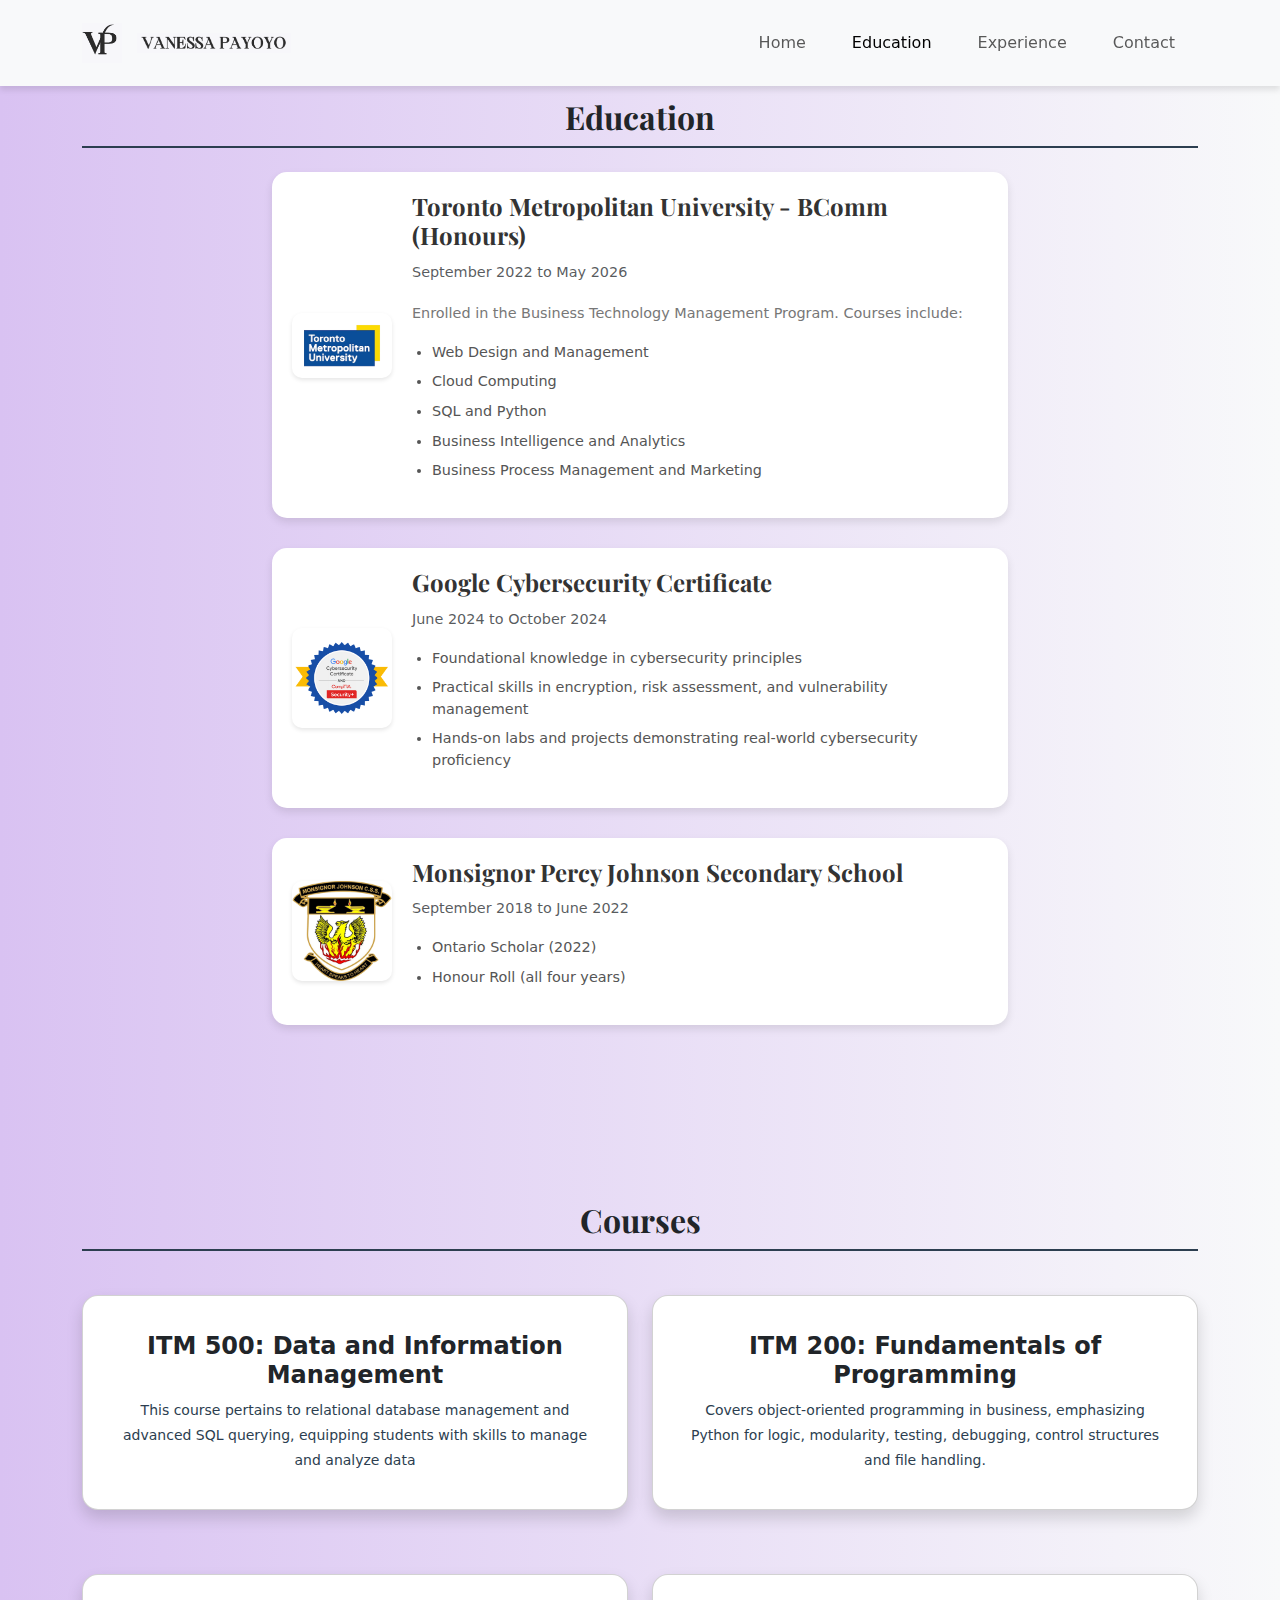
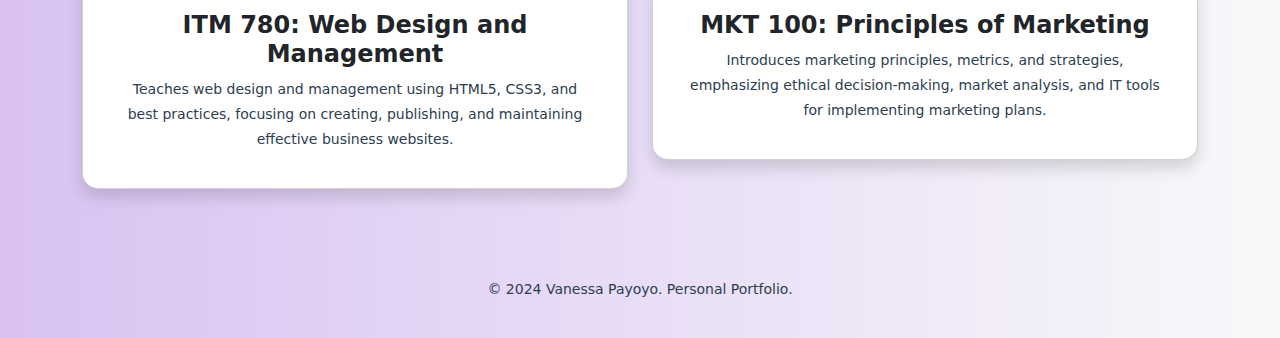
<file: education.html>
<!DOCTYPE html>
<html lang="en">
<head>
   <meta charset="UTF-8">
   <meta name="viewport" content="width=device-width, initial-scale=1.0">
   <link rel="stylesheet" href="style.css">
   <link href="https://fonts.googleapis.com/css2?family=Playfair+Display:wght@400;700&family=Poppins:wght@300;400;500;600;700&display=swap" rel="stylesheet">
   <link href="https://cdn.jsdelivr.net/npm/bootstrap@5.3.0-alpha1/dist/css/bootstrap.min.css" rel="stylesheet">
   <script src="https://cdn.jsdelivr.net/npm/bootstrap@5.3.0-alpha1/dist/js/bootstrap.bundle.min.js"></script>
   <title>Education - Vanessa Payoyo</title>
</head>

<body>
<!-- Navigation Bar -->
<nav class="navbar navbar-expand-lg navbar-light bg-light fixed-top">
   <div class="container">
       <a class="navbar-brand fw-bold" href="index.html">
           <img src="P2.png" alt="Vanessa Logo" style="height: 40px;" class="me-2">
           <img src="name.png" alt="Vanessa Logo" style="height: 20px;" class="me-2">
       </a>
       <button class="navbar-toggler" type="button" data-bs-toggle="collapse" data-bs-target="#navbarNav" aria-controls="navbarNav" aria-expanded="false" aria-label="Toggle navigation">
           <span class="navbar-toggler-icon"></span>
       </button>
       <div class="collapse navbar-collapse" id="navbarNav">
           <ul class="navbar-nav ms-auto">
               <li class="nav-item"><a class="nav-link" href="index.html">Home</a></li>
               <li class="nav-item"><a class="nav-link active" href="education.html">Education</a></li>
               <li class="nav-item"><a class="nav-link" href="experience.html">Experience</a></li>
               <li class="nav-item"><a class="nav-link" href="survey.html">Contact</a></li>
           </ul>
       </div>
   </div>
</nav>

<!-- Education Section -->
<section class="about-section">
    <div class="container my-5">
        <h2 class="text-center fw-bold mb-4">Education</h2>
        <div class="row justify-content-center">
            <!-- University -->
            <div class="col-md-8">
                <div class="education-card">
                    <div class="education-logo">
                        <img src="tmulogo(1).png" alt="University Logo" class="img-fluid">
                    </div>
                    <div class="education-content">
                        <h3 class="fw-bold">Toronto Metropolitan University - BComm (Honours)</h3>
                        <p class="text-muted">September 2022 to May 2026</p>
                        <p>Enrolled in the Business Technology Management Program. Courses include:</p>
                        <ul>
                            <li>Web Design and Management</li>
                            <li>Cloud Computing</li>
                            <li>SQL and Python</li>
                            <li>Business Intelligence and Analytics</li>
                            <li>Business Process Management and Marketing</li>
                        </ul>
                    </div>
                </div>
            </div>
            <!-- Google Cybersecurity Certificate -->
            <div class="col-md-8">
                <div class="education-card">
                    <div class="education-logo">
                        <img src="GoogleCybLogo.png" alt="Google Cybersecurity Certificate Logo" class="img-fluid">
                    </div>
                    <div class="education-content">
                        <h3 class="fw-bold">Google Cybersecurity Certificate</h3>
                        <p class="text-muted">June 2024 to October 2024</p>
                        <ul>
                            <li>Foundational knowledge in cybersecurity principles</li>
                            <li>Practical skills in encryption, risk assessment, and vulnerability management</li>
                            <li>Hands-on labs and projects demonstrating real-world cybersecurity proficiency</li>
                        </ul>
                    </div>
                </div>
            </div>
            <!-- High School -->
            <div class="col-md-8">
                <div class="education-card">
                    <div class="education-logo">
                        <img src="MPJlogo.png" alt="High School Logo" class="img-fluid">
                    </div>
                    <div class="education-content">
                        <h3 class="fw-bold">Monsignor Percy Johnson Secondary School</h3>
                        <p class="text-muted">September 2018 to June 2022</p>
                        <ul>
                            <li>Ontario Scholar (2022)</li>
                            <li>Honour Roll (all four years)</li>
                        </ul>
                    </div>
                </div>
            </div>
        </div>
    </div>
</section>


 <!-- Helpful Courses Section -->
<div class="container my-5">
    <h2 class="text-center fw-bold mb-4">Courses</h2>
    
    <div class="row g-4">
        <!-- Course 1 -->
        <div class="col-md-6">
            <div class="card shadow rounded-4">
                <div class="card-body">
                    <h4 class="card-title fw-bold">ITM 500: Data and Information Management</h4>
                    <p class="card-text">
                        This course pertains to relational database management and advanced SQL querying, equipping students with skills to manage and analyze data
                    </p>
                </div>
            </div>
        </div>

        <!-- Course 2 -->
        <div class="col-md-6">
            <div class="card shadow rounded-4">
                <div class="card-body">
                    <h4 class="card-title fw-bold">ITM 200: Fundamentals of Programming</h4>
                    <p class="card-text">
                        Covers object-oriented programming in business, emphasizing Python for logic, modularity, testing, debugging, control structures and file handling.
                    </p>
                </div>
            </div>
        </div>

        <!-- Course 3 -->
        <div class="col-md-6">
            <div class="card shadow rounded-4">
                <div class="card-body">
                    <h4 class="card-title fw-bold">ITM 780: Web Design and Management</h4>
                    <p class="card-text">
                        Teaches web design and management using HTML5, CSS3, and best practices, focusing on creating, publishing, and maintaining effective business websites.
                    </p>
                </div>
            </div>
        </div>

        <!-- Course 4 -->
        <div class="col-md-6">
            <div class="card shadow rounded-4">
                <div class="card-body">
                    <h4 class="card-title fw-bold">MKT 100: Principles of Marketing</h4>
                    <p class="card-text">
                        Introduces marketing principles, metrics, and strategies, emphasizing ethical decision-making, market analysis, and IT tools for implementing marketing plans.
                    </p>
                </div>
            </div>
        </div>
    </div>
</div>

<!-- Footer -->
<footer>
    <p>© 2024 Vanessa Payoyo. Personal Portfolio.</p>
</footer>

</body>
</html>
</file>
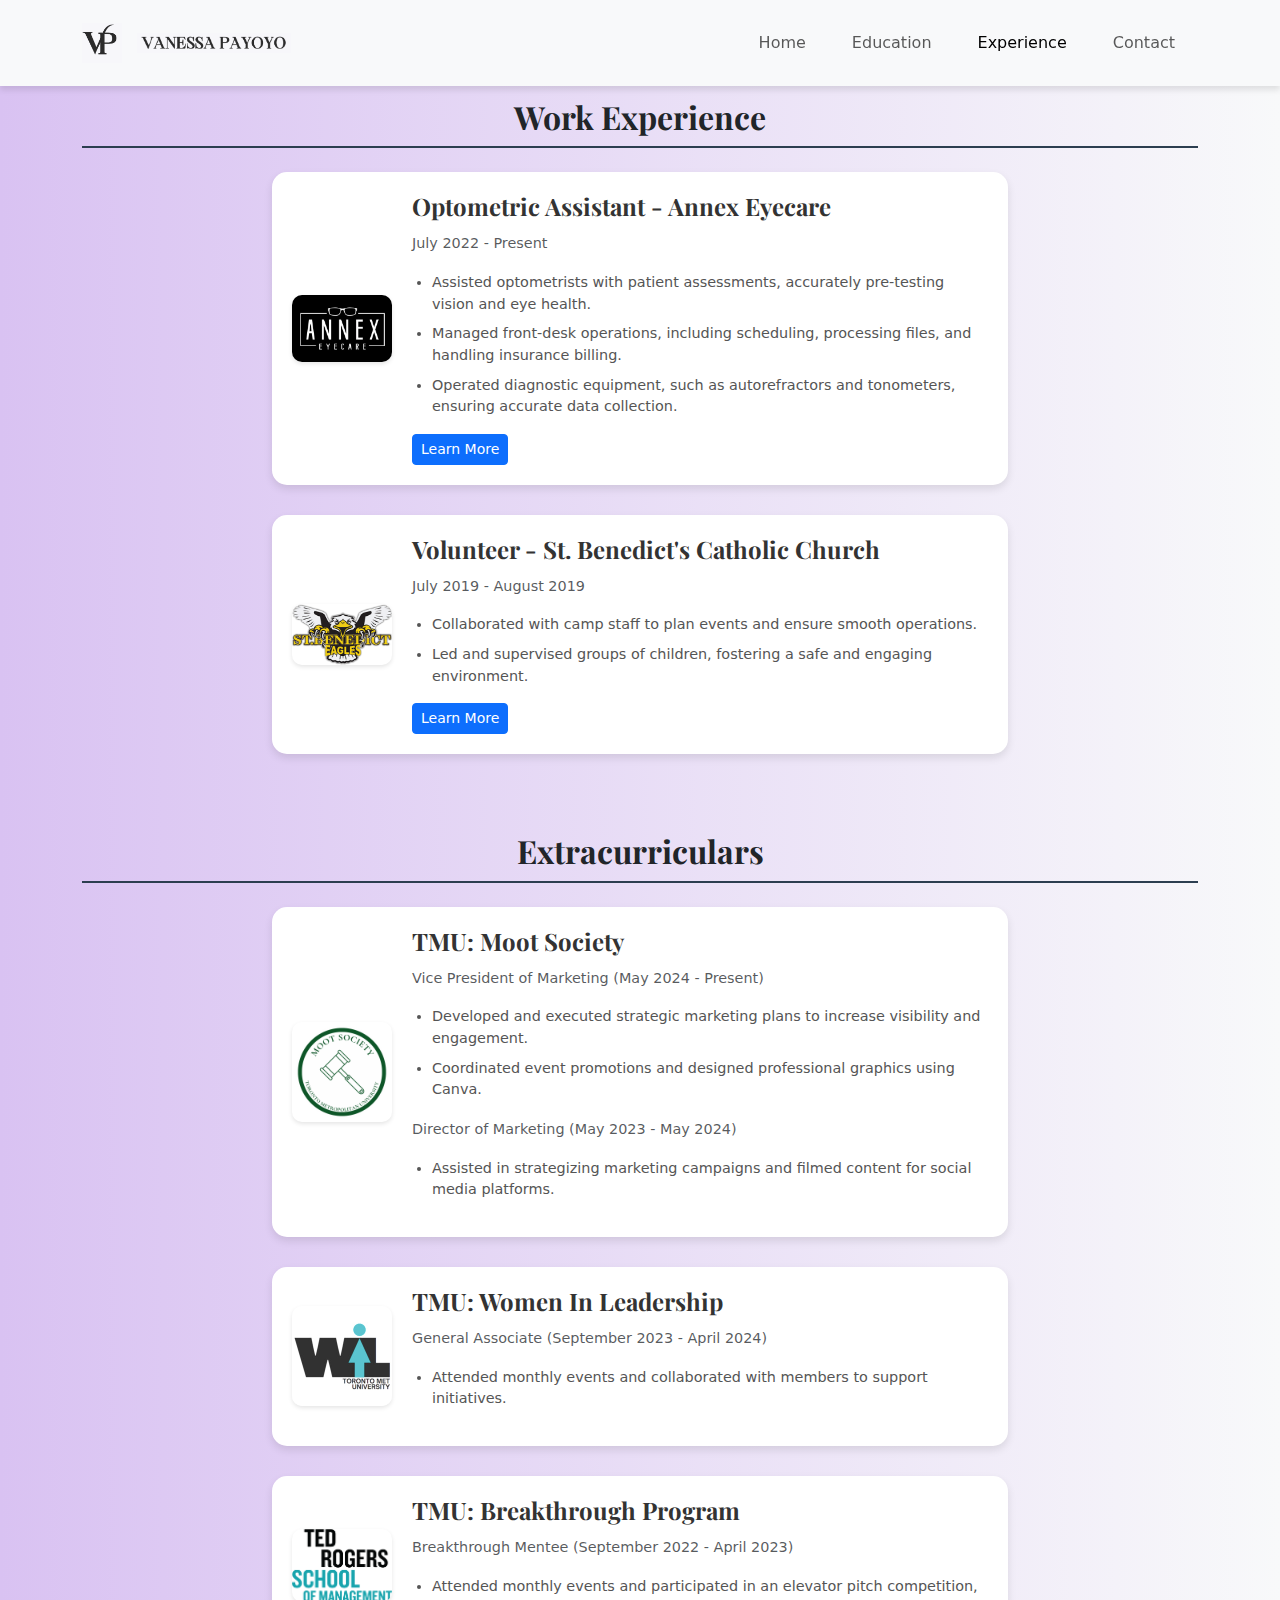
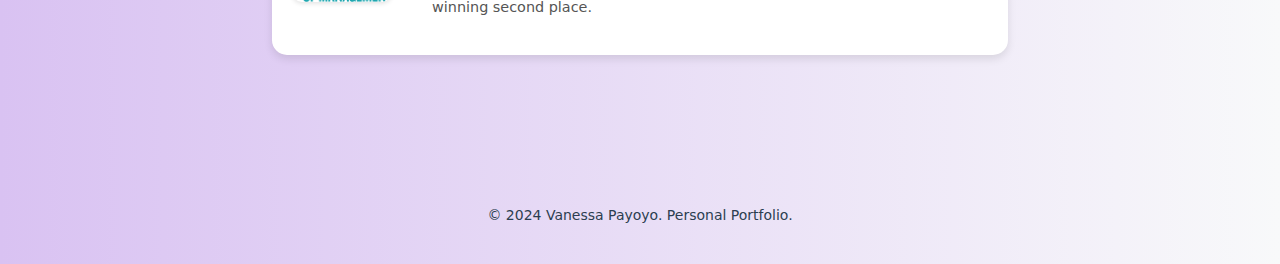
<file: experience.html>
<!DOCTYPE html>
<html lang="en">
<head>
   <meta charset="UTF-8">
   <meta name="viewport" content="width=device-width, initial-scale=1.0">
   <link rel="stylesheet" href="style.css">
   <link href="https://fonts.googleapis.com/css2?family=Playfair+Display:wght@400;700&family=Poppins:wght@300;400;500;600;700&display=swap" rel="stylesheet">
   <link href="https://cdn.jsdelivr.net/npm/bootstrap@5.3.0-alpha1/dist/css/bootstrap.min.css" rel="stylesheet">
   <script src="https://cdn.jsdelivr.net/npm/bootstrap@5.3.0-alpha1/dist/js/bootstrap.bundle.min.js"></script>
   <title>Experience - Vanessa Payoyo</title>
</head>

<body>
<!-- Navigation Bar -->
<nav class="navbar navbar-expand-lg navbar-light bg-light fixed-top">
   <div class="container">
       <a class="navbar-brand fw-bold" href="index.html">
           <img src="P2.png" alt="Vanessa Logo" style="height: 40px;" class="me-2">
           <img src="name.png" alt="Vanessa Logo" style="height: 20px;" class="me-2">
       </a>
       <button class="navbar-toggler" type="button" data-bs-toggle="collapse" data-bs-target="#navbarNav" aria-controls="navbarNav" aria-expanded="false" aria-label="Toggle navigation">
           <span class="navbar-toggler-icon"></span>
       </button>
       <div class="collapse navbar-collapse" id="navbarNav">
           <ul class="navbar-nav ms-auto">
               <li class="nav-item"><a class="nav-link" href="index.html">Home</a></li>
               <li class="nav-item"><a class="nav-link" href="education.html">Education</a></li>
               <li class="nav-item"><a class="nav-link active" href="experience.html">Experience</a></li>
               <li class="nav-item"><a class="nav-link" href="survey.html">Contact</a></li>
           </ul>
       </div>
   </div>
</nav>

<!-- Work Experience Section -->
<section class="about-section">
    <div class="container my-5">
        <h2 class="text-center fw-bold mb-4">Work Experience</h2>
        <div class="row justify-content-center">
            <!-- Optometric Assistant -->
            <div class="col-md-8">
                <div class="experience-card">
                    <div class="experience-logo">
                        <img src="annex.webp" alt="Annex Eyecare Logo" class="img-fluid">
                    </div>
                    <div class="experience-content">
                        <h3 class="fw-bold">Optometric Assistant - Annex Eyecare</h3>
                        <p class="text-muted">July 2022 - Present</p>
                        <ul>
                            <li>Assisted optometrists with patient assessments, accurately pre-testing vision and eye health.</li>
                            <li>Managed front-desk operations, including scheduling, processing files, and handling insurance billing.</li>
                            <li>Operated diagnostic equipment, such as autorefractors and tonometers, ensuring accurate data collection.</li>
                        </ul>
                        <a href="https://www.annexeyecare.ca/" target="_blank" class="btn btn-primary btn-sm">Learn More</a>
                    </div>
                </div>
            </div>

            <!-- Volunteer -->
            <div class="col-md-8">
                <div class="experience-card">
                    <div class="experience-logo">
                        <img src="bennies.png" alt="St. Benedict's Church Logo" class="img-fluid">
                    </div>
                    <div class="experience-content">
                        <h3 class="fw-bold">Volunteer - St. Benedict's Catholic Church</h3>
                        <p class="text-muted">July 2019 - August 2019</p>
                        <ul>
                            <li>Collaborated with camp staff to plan events and ensure smooth operations.</li>
                            <li>Led and supervised groups of children, fostering a safe and engaging environment.</li>
                        </ul>
                        <a href="https://www.stbenedicts.ca/" target="_blank" class="btn btn-primary btn-sm">Learn More</a>
                    </div>
                </div>
            </div>
        </div>

        <!-- Extracurricular Section -->
        <h2 class="text-center fw-bold mt-5 mb-4">Extracurriculars</h2>
        <div class="row justify-content-center">
            <!-- TMU Moot Society -->
            <div class="col-md-8">
                <div class="experience-card">
                    <div class="experience-logo">
                        <img src="mooty.png" alt="TMU Moot Society Logo" class="img-fluid">
                    </div>
                    <div class="experience-content">
                        <h3 class="fw-bold">TMU: Moot Society</h3>
                        <p class="text-muted">Vice President of Marketing (May 2024 - Present)</p>
                        <ul>
                            <li>Developed and executed strategic marketing plans to increase visibility and engagement.</li>
                            <li>Coordinated event promotions and designed professional graphics using Canva.</li>
                        </ul>
                        <p class="text-muted">Director of Marketing (May 2023 - May 2024)</p>
                        <ul>
                            <li>Assisted in strategizing marketing campaigns and filmed content for social media platforms.</li>
                        </ul>
                    </div>
                </div>
            </div>

            <!-- Women in Leadership -->
            <div class="col-md-8">
                <div class="experience-card">
                    <div class="experience-logo">
                        <img src="wiltmu.jpeg" alt="Women in Leadership Logo" class="img-fluid">
                    </div>
                    <div class="experience-content">
                        <h3 class="fw-bold">TMU: Women In Leadership</h3>
                        <p class="text-muted">General Associate (September 2023 - April 2024)</p>
                        <ul>
                            <li>Attended monthly events and collaborated with members to support initiatives.</li>
                        </ul>
                    </div>
                </div>
            </div>

            <!-- Breakthrough Program -->
            <div class="col-md-8">
                <div class="experience-card">
                    <div class="experience-logo">
                        <img src="tedrogerslogo.png" alt="Breakthrough Program Logo" class="img-fluid">
                    </div>
                    <div class="experience-content">
                        <h3 class="fw-bold">TMU: Breakthrough Program</h3>
                        <p class="text-muted">Breakthrough Mentee (September 2022 - April 2023)</p>
                        <ul>
                            <li>Attended monthly events and participated in an elevator pitch competition, winning second place.</li>
                        </ul>
                    </div>
                </div>
            </div>
        </div>
    </div>
</section>

<!-- Footer -->
<footer>
    <p>© 2024 Vanessa Payoyo. Personal Portfolio.</p>
</footer>

</body>
</html>
</file>
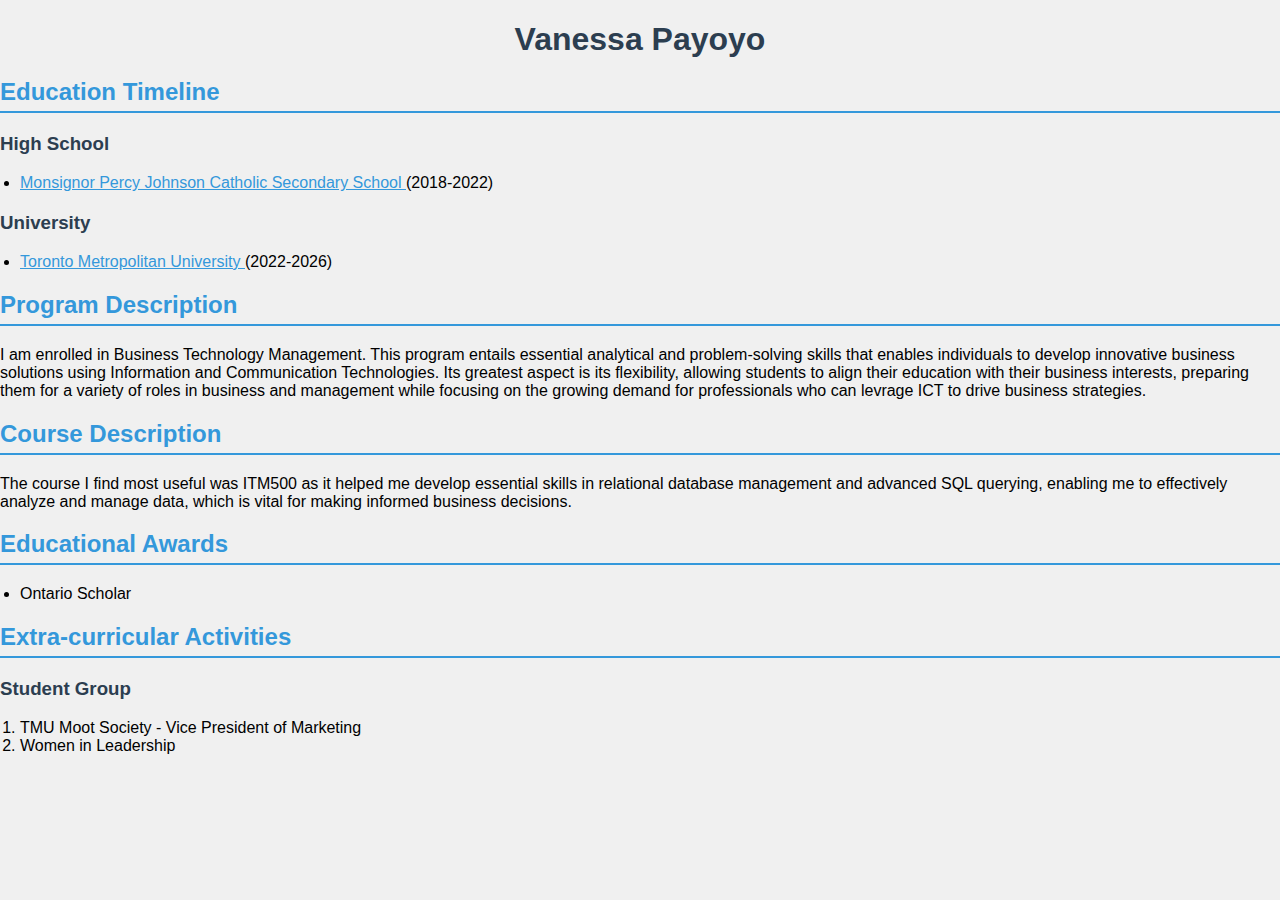
<file: lab2.html>
<!DOCTYPE html>
<html>
<head>
    <meta charset="UTF-8" />
    <meta name="viewport" content="width=device-width, initial-scale=1.0">
    <title> Vanessa Payoyo</title> 
    
    <style>
        body {
            font-family: Arial, sans-serif;
            background-color: #f0f0f0;
            margin: 0;
            padding: 0;
        }
        .container {
            text-align: center;
        }
        h1{
            text-align: center;
            color: #2c3e50;
            margin-bottom: 20px;
        }
            h2{
                border-bottom: 2px solid #3498db;
                padding-bottom: 5px;
                color: #3498db;
            }
             h3 {
            color: #2c3e50;
            margin-top: 20px;
        }
        ul, ol {
            padding-left: 20px;
        }
        a{
            color: #3498db
        }
        footer{
            text-align: center;
            margin-top: 30px;
            color: #777
        }
        
        </style>

</head>
<body>
    <div class="container">
        <h1> Vanessa Payoyo</h1>
    </div>

        <div class="section"></div>
        <h2>Education Timeline</h2>

        <h3>High School</h3>
        <ul>
            <li><a href="https://www.tcdsb.org/msgrpercyjohnson">Monsignor Percy Johnson Catholic Secondary  School </a>(2018-2022)</li>
        </ul>
        
        <h3>University</h3>
        <ul>
            <li><a href="https://www.torontomu.ca/">Toronto Metropolitan University </a>(2022-2026)</li>
        </ul>
    </div>

    <div class="section">
    <h2>Program Description</h2>
    <p>I am enrolled in Business Technology Management. This program entails essential analytical and problem-solving skills that enables individuals to develop innovative business
        solutions using Information and Communication Technologies. Its greatest aspect is its flexibility, allowing students to align their education with their business interests, 
        preparing them for a variety of roles in business and management while focusing on the growing demand for professionals who can levrage ICT to drive business strategies.
    </p>

    <h2>Course Description</h2>
    <p>The course I find most useful was ITM500 as it helped me develop essential skills in relational database management and advanced SQL querying, enabling me to effectively analyze
        and manage data, which is vital for making informed business decisions.
    </p>
    </div>

    <div class="section">
        <h2>Educational Awards</h2>
        <ul>
            <li>Ontario Scholar</li>
        </ul>
    </div>

    <div class="section">
        <h2>Extra-curricular Activities</h2>
        
        <h3>Student Group</h3>
        <ol>
            <li>TMU Moot Society - Vice President of Marketing</li>
            <li>Women in Leadership</li>
        </ol>
    </div>

</body>
</html>
</file>
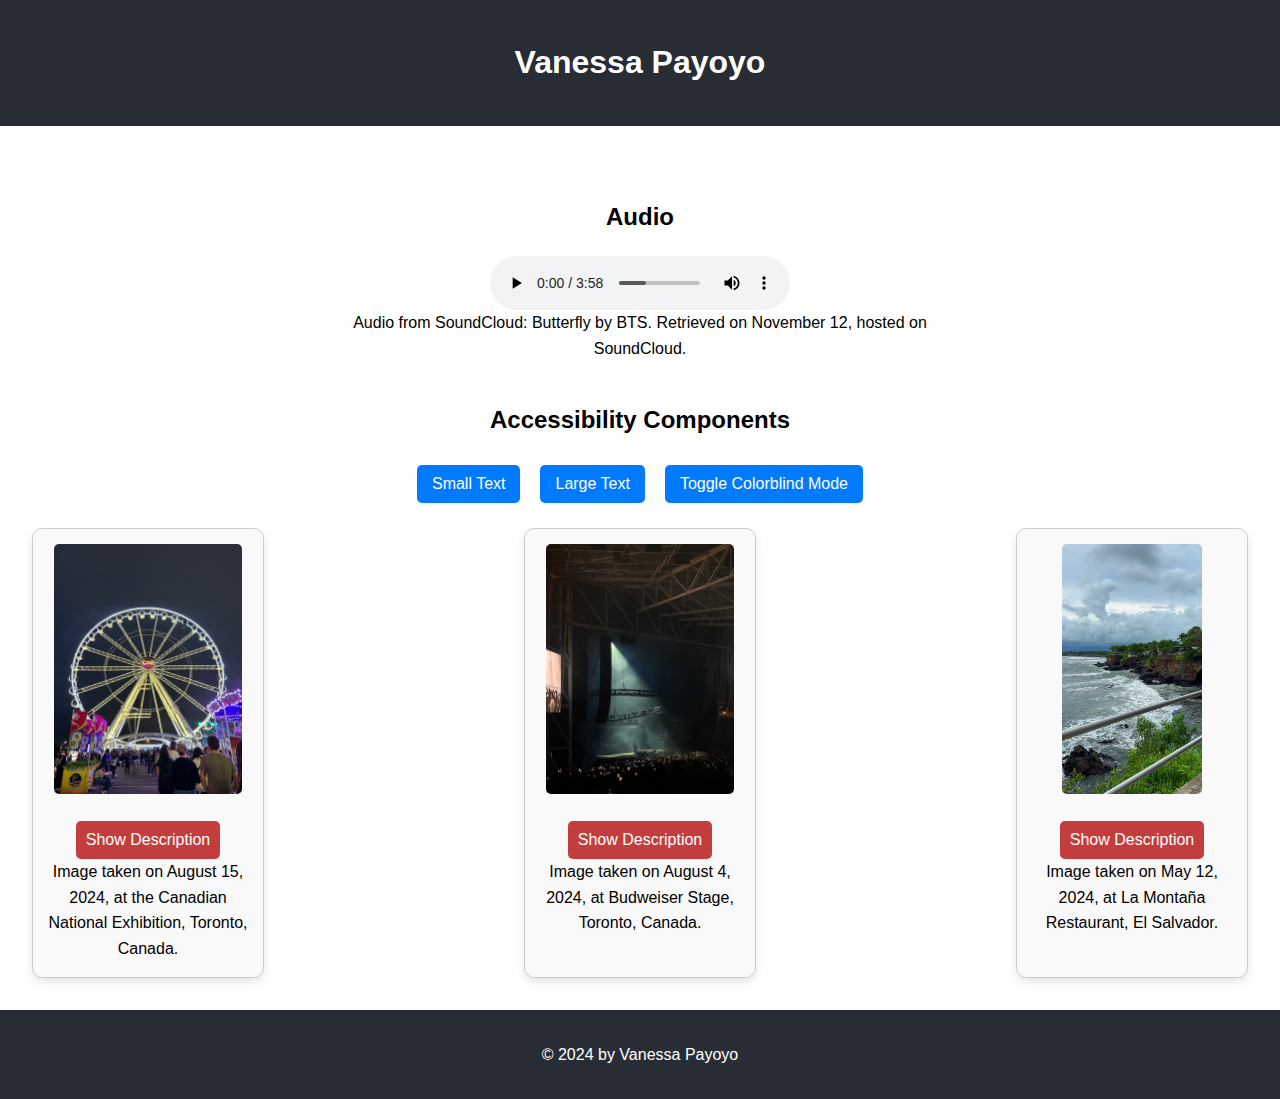
<file: Lab8.html>
<!DOCTYPE html>
<html lang="en">
<head>
    <meta charset="UTF-8">
    <meta name="viewport" content="width=device-width, initial-scale=1.0">
    <title>Accessibility Lab</title>
    <link rel="stylesheet" href="lab8.css">
    <script src="lab8.js" defer></script>
</head>
<body>
    <header>
        <h1>Vanessa Payoyo</h1>
    </header>
    <main>
        <section class="audio-section">
            <h2>Audio</h2>
            <audio controls>
                <source src="Butterfly.mp3" type="audio/mpeg">
                Your browser does not support the audio element.
            </audio>
            <figcaption>Audio from SoundCloud: Butterfly by BTS. Retrieved on November 12, hosted on SoundCloud.</figcaption>
        </section>

        
            <section class="accessibility-buttons">
                <h2>Accessibility Components</h2>
                <div class="buttons">
                    <button onclick="resizeText('small')">Small Text</button>
                    <button onclick="resizeText('large')">Large Text</button>
                    <button onclick="toggleColorBlindMode()">Toggle Colorblind Mode</button>
                </div>
            </section>

            <section>
   
    <div class="image-container">
        <div class="image-box">
            <img id="image1" src="CNE.jpeg" alt="A scenic summer view of the CNE ferris wheel at night">
            <button onclick="showDescription('desc1')">Show Description</button>
            <p id="desc1" class="description">A scenic summer view of the CNE ferris wheel at night.</p>
            <figcaption>Image taken on August 15, 2024, at the Canadian National Exhibition, Toronto, Canada.</figcaption>
        </div>
        <div class="image-box">
            <img id="image2" src="CONCERT.jpeg" alt="A concert held by PartyNextDoor and Drake at Budweiser Stage">
            <button onclick="showDescription('desc2')">Show Description</button>
            <p id="desc2" class="description">A concert held by PartyNextDoor and Drake at Budweiser Stage.</p>
            <figcaption>Image taken on August 4, 2024, at Budweiser Stage, Toronto, Canada.</figcaption>
        </div>
        <div class="image-box">
            <img id="image3" src="VACATION.JPG" alt="A breathtaking view from a restaurant on the mountain side in El Salvador">
            <button onclick="showDescription('desc3')">Show Description</button>
            <p id="desc3" class="description">A breathtaking view from a restaurant on the mountain side in El Salvador.</p>
            <figcaption>Image taken on May 12, 2024, at La Montaña Restaurant, El Salvador.</figcaption>
        </div>
    </div>
</section>

    </main>
    <footer>
        <p>&copy; 2024 by Vanessa Payoyo</p>
    </footer>
</body>
</html>
</file>
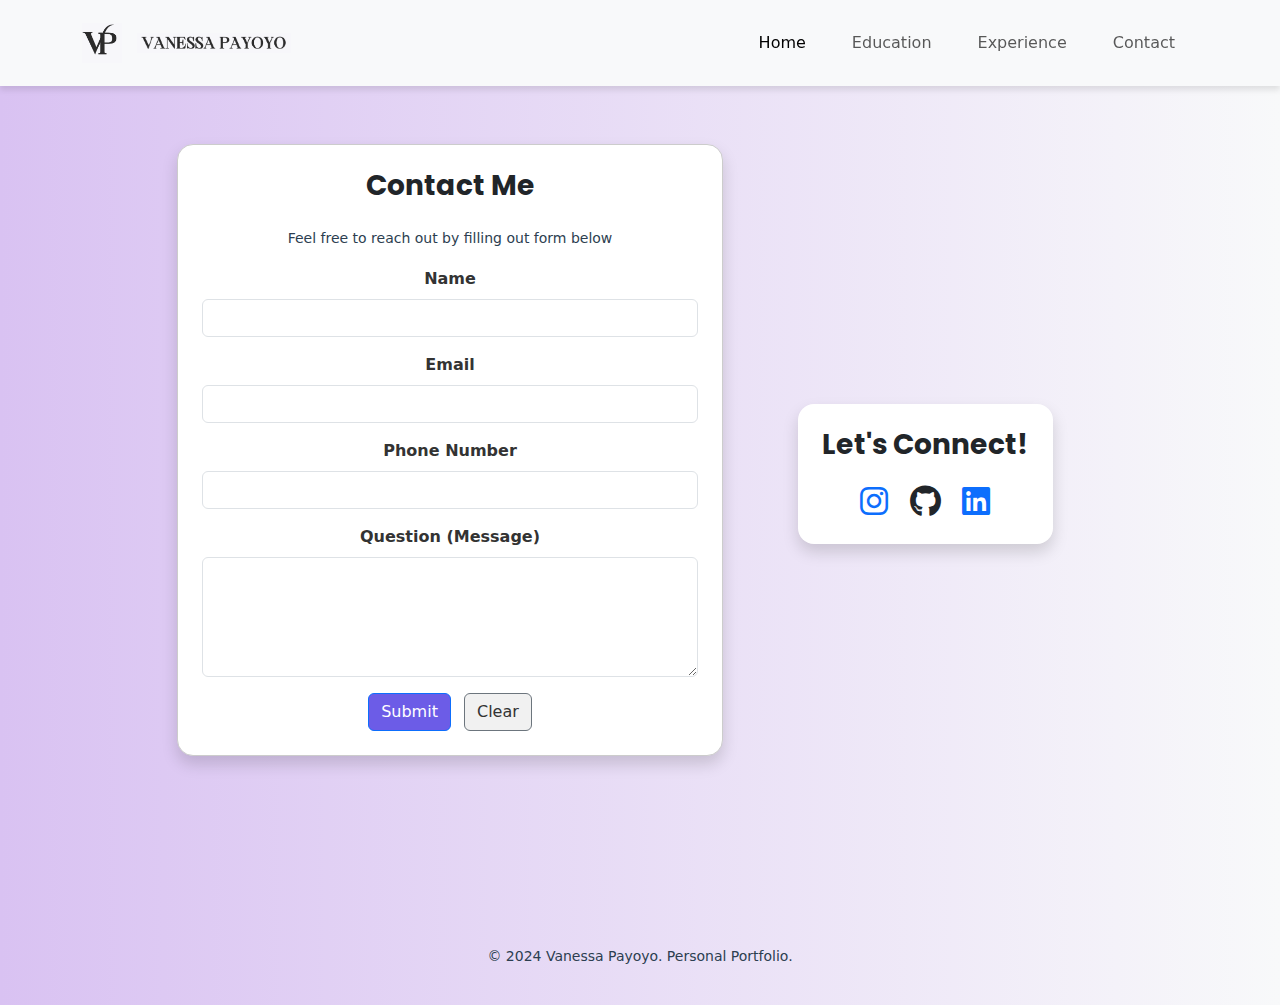
<file: survey.html>
<!DOCTYPE html>
<html lang="en">
<head>
   <meta charset="UTF-8">
   <meta name="viewport" content="width=device-width, initial-scale=1.0">
   <link rel="stylesheet" href="style.css">
   <link href="https://fonts.googleapis.com/css2?family=Playfair+Display:wght@400;700&family=Poppins:wght@300;400;500;600;700&display=swap" rel="stylesheet">
   <link href="https://cdn.jsdelivr.net/npm/bootstrap@5.3.0-alpha1/dist/css/bootstrap.min.css" rel="stylesheet">
   <script src="https://cdn.jsdelivr.net/npm/bootstrap@5.3.0-alpha1/dist/js/bootstrap.bundle.min.js"></script>
   <link rel="stylesheet" href="https://cdnjs.cloudflare.com/ajax/libs/font-awesome/6.0.0-beta3/css/all.min.css">
   <title>Vanessa Payoyo Portfolio</title>
    
    <style>
        /* Center the form */
        section {
            display: flex;
            justify-content: center;
            align-items: center;
            min-height: 100vh;
        }
        form {
            max-width: 600px;
            width: 100%;
            padding: 20px;
            border: 1px solid #ccc;
            border-radius: 8px;
            background-color: #f9f9f9;
        }
        .checkbox-group, .radio-group {
            display: flex;
            align-items: center;
            gap: 15px;
        }
    </style>
</head>


<!-- Navigation Bar -->
<nav class="navbar navbar-expand-lg navbar-light bg-light fixed-top">
    <div class="container">
        <a class="navbar-brand fw-bold" href="index.html">
            <img src="P2.png" alt="Vanessa Logo" style="height: 40px;" class="me-2">
            <img src="name.png" alt="Vanessa Logo" style="height: 20px;" class="me-2">
        </a>
        <button class="navbar-toggler" type="button" data-bs-toggle="collapse" data-bs-target="#navbarNav" aria-controls="navbarNav" aria-expanded="false" aria-label="Toggle navigation">
            <span class="navbar-toggler-icon"></span>
        </button>
        <div class="collapse navbar-collapse" id="navbarNav">
            <ul class="navbar-nav ms-auto">
                <li class="nav-item"><a class="nav-link active" href="index.html">Home</a></li>
                <li class="nav-item"><a class="nav-link" href="education.html">Education</a></li>
                <li class="nav-item"><a class="nav-link" href="experience.html">Experience</a></li>
                <li class="nav-item"><a class="nav-link" href="survey.html">Contact</a></li>
            </ul>
        </div>
    </div>
 </nav>

    
<section class="about-section">
    <div class="container my-5">
        <div class="row justify-content-center align-items-center">
            <!-- Contact Form -->
            <div class="col-md-6">
                <form id="contactForm" class="shadow rounded-4 p-4 bg-white">
                    <h3 class="text-center fw-bold mb-4">Contact Me</h3>
                    <p>Feel free to reach out by filling out form below</p>
                    
                    <!-- Form Fields -->
                    <div class="mb-3">
                        <label for="name" class="form-label">Name</label>
                        <input type="text" id="name" name="name" class="form-control" required>
                    </div>

                    <div class="mb-3">
                        <label for="email" class="form-label">Email</label>
                        <input type="email" id="email" name="email" class="form-control" required>
                    </div>

                    <div class="mb-3">
                        <label for="phone" class="form-label">Phone Number</label>
                        <input type="tel" id="phone" name="phone" class="form-control">
                    </div>


                    <div class="mb-3">
                        <label for="message" class="form-label">Question (Message)</label>
                        <textarea id="message" name="message" class="form-control" rows="4" required></textarea>
                    </div>

                    <!-- Submit and Clear Buttons -->
                    <div class="text-center">
                        <button type="submit" class="btn btn-primary me-2">Submit</button>
                        <button type="reset" class="btn btn-secondary">Clear</button>
                    </div>
                </form>
            </div>

            <!-- Social Media Box -->
            <div class="col-md-4 d-flex justify-content-center align-items-center">
                <div class="shadow rounded-4 p-4 bg-white text-center mt-5">
                    <h3 class="fw-bold mb-4">Let's Connect!</h3>
                    <a href="https://www.instagram.com/vanessapayoyo" target="_blank" class="text-decoration-none me-3">
                        <i class="fab fa-instagram fa-2x text-primary"></i>
                    </a>
                    <a href="https://github.com/vanessapayoyo" target="_blank" class="text-decoration-none me-3">
                        <i class="fab fa-github fa-2x text-dark"></i>
                    </a>
                    <a href="https://www.linkedin.com/in/vanessa-payoyo" target="_blank" class="text-decoration-none">
                        <i class="fab fa-linkedin fa-2x text-primary"></i>
                    </a>
                </div>
            </div>
        </div>
    </div>
</section>

    
    <!-- Footer -->
    <footer>
        <p class="text-center mt-4">© 2024 Vanessa Payoyo. Personal Portfolio.</p>
    </footer>
    
    </body>
    </html>
</file>
<file: style.css>
/* Main Styles */
body {
    font-family: 'Poppins', sans-serif;
    font-size: 14px;
    color: #333333;
    background-color: #f4f7f6;
    margin: 0;
    padding: 0;

        padding-top: 70px; /* Adjust this value based on the navbar height */
    
}

h2, h3 {
    font-family: 'Poppins', sans-serif;
    color: #2c3e50;
}

h2 {
    font-size: 28px;
    border-bottom: 2px solid #2c3e50;
    padding-bottom: 10px;
    text-align: center;
    margin: 30px 0 20px;
}

h3 {
    font-size: 20px;
    margin-top: 20px;
}

p {
    font-size: 14px;
    color: #2c3e50;
    line-height: 1.8;
    margin-bottom: 15px;
}

a {
    color: #2c3e50;
    text-decoration: none;
    transition: color 0.3s ease;
}

a:hover {
    color: #3b3574;
}

a:active {
    color: #064414;
}

/* Header and Footer */
header {
    text-align: center;
    background-color: #34495e;
    color: white;
    padding: 50px 20px;
    margin-bottom: 20px;
}

header h1 {
    font-size: 36px;
    margin-bottom: 10px;
}

header p {
    font-size: 16px;
    margin-top: 10px;
    color: #dfe6e9;
}

footer {
    text-align: center;

    padding: 20px;
    font-size: 14px;
    margin-top: 50px;
}

/* Navigation Bar */
nav {
    position: sticky;
    top: 0;
    z-index: 100;
    background-color: #34495e;
    display: flex;
    align-items: center;
    justify-content: space-between;
    padding: 10px 20px;
    box-shadow: 0px 4px 6px rgba(0, 0, 0, 0.1);
}

nav .logo {
    width: 50px;
    height: auto;
}

nav ul {
    list-style-type: none;
    margin: 0;
    padding: 0;
    display: flex;
}

nav ul li {
    padding: 15px;
    font-size: 16px;
    position: relative;
}

nav ul li a {
    color: #f1f1f1;
    font-weight: 500;
    transition: color 0.3s ease;
}

nav ul li a:hover {
    color: #e74c3c;
}

.dropdown-content {
    display: none;
    position: absolute;
    background-color: #f1f1f1;
    box-shadow: 0px 8px 16px rgba(0, 0, 0, 0.2);
    z-index: 1;
    min-width: 150px;
    padding: 10px;
}

.dropdown-content a {
    color: #2c3e50;
    padding: 8px 10px;
    text-decoration: none;
    display: block;
    transition: background-color 0.3s ease;
}

.dropdown-content a:hover {
    background-color: #ddd;
}

.dropdown:hover .dropdown-content {
    display: block;
}

/* Accessibility Buttons */
.accessibility-button {
    background-color: #3b3574;
    color: white;
    padding: 10px 20px;
    border: none;
    border-radius: 5px;
    font-size: 14px;
    cursor: pointer;
    margin: 10px;
    transition: background-color 0.3s ease;
}

.accessibility-button:hover {
    background-color: #3b3574;
}

/* Centered Container for Buttons */
.center-container {
    display: flex;
    flex-direction: column;
    align-items: center;
    justify-content: center;
    text-align: center;
    margin: 40px 0;
}

/* Cards and Media */
.media-container {
    margin: 30px auto;
    text-align: center;
    max-width: 700px;
}

.card {
    background-color: white;
    border-radius: 10px;
    box-shadow: 0px 4px 8px rgba(0, 0, 0, 0.1);
    margin: 20px auto;
    max-width: 700px;
    padding: 20px;
    text-align: center;
}

.card img {
    max-width: 100%;
    border-radius: 10px;
}



/* Image Gallery */
.image-accessibility {
    display: flex;
    flex-wrap: wrap;
    gap: 20px;
    justify-content: center;
    margin: 20px 0;
}

.image-item {
    text-align: center;
    width: 250px;
}

.gallery-image {
    width: 100%;
    height: auto;
    border-radius: 10px;
    object-fit: cover;
    transition: transform 0.3s ease, box-shadow 0.3s ease;
}

.gallery-image:hover {
    transform: scale(1.05);
    box-shadow: 0px 8px 16px rgba(0, 0, 0, 0.2);
}

.caption {
    font-size: 14px;
    color: #2c3e50;
    margin-top: 8px;
}

.profile-img {
    
    box-shadow: 0px 4px 8px rgba(85, 16, 164, 0.37); /* Adds a subtle shadow */
}

/* Buttons */
button {
    padding: 10px 20px;
    background-color: #e74c3c;
    color: white;
    border: none;
    border-radius: 5px;
    cursor: pointer;
    font-size: 14px;
    transition: background-color 0.3s ease;
}

button:hover {
    background-color: #c0392b;
}


/* Form Styling */
#surveyForm {
    max-width: 800px;
    margin: 30px auto;
    padding: 30px;
    background-color: white;
    box-shadow: 0 4px 12px rgba(0, 0, 0, 0.1);
    border-radius: 10px;
}

#surveyForm h2 {
    font-size: 24px;
    color: #34495e;
    text-align: center;
    margin-bottom: 20px;
    border-bottom: 2px solid #34495e;
    padding-bottom: 10px;
}

/* Table Styling */
table {
    width: 100%;
    border-collapse: collapse;
    margin-top: 20px;
}

th, td {
    border: 1px solid #34495e;
    padding: 10px;
    text-align: left;
}

th {
    background-color: #f4f7f6;
    color: #2c3e50;
}

td {
    background-color: #ffffff;
}

/*Social Media Icons */
.social-icons i {
    font-size: 40px; /* Icon size */
    color: #4b0082; /* Dark purple */
    transition: transform 0.3s ease, color 0.3s ease;
}

.social-icons i:hover {
    transform: scale(1.3);
    color: #3a006d; /* Darker purple on hover */
}



@keyframes slide-in-left {
    from {
        transform: translateX(-100%);
        opacity: 0;
    }
    to {
        transform: translateX(0);
        opacity: 1;
    }
}

/* Centered Text Styling */
.text-center h2 {
    font-size: 2rem;
    margin-bottom: 10px;
}

.text-center p {
    font-size: 1.2rem;
    line-height: 1.6;
    color: #2c3e50;
}




@media (max-width: 768px) {
    .row.align-items-center {
        flex-direction: column; /* Stack image and text vertically on smaller screens */
    }

    .profile-img {
        margin-bottom: 20px; /* Adds spacing between the image and text */
    }
}

/* General Styling */
body {
    font-family: 'Poppins', sans-serif;
    font-size: 16px;
    background: linear-gradient(135deg, #f4f7f6, #ffffff);
    color: #333;
    margin-top: 75px;
}


/* General Section Styling */
.hero-section,
.about-section,
.skills-section,
footer {
    background: linear-gradient(to right, #d9c2f2, #f8f9fa); /* Consistent background gradient */
    text-align: center;
    padding: 50px 0;
}

/* Footer Styling */
footer {
    color: #555; /* Adjust text color for readability */
    font-size: 14px;
}

footer {
    background: linear-gradient(to right, #d9c2f2, #f8f9fa); /* Match the background gradient */
    color: #555; /* Adjust text color */
    font-size: 14px;
    text-align: center;
    padding: 20px; /* Internal padding */
    margin-top: 0; /* Remove gap above the footer */
}

/* Hero Section Styling */
.hero-section h1 {
    font-family: 'Playfair Display', serif;
    font-size: 3rem;
    color: #333333;
}

.hero-section .highlight {
    color: #8361b6;
}

.hero-section .profile-container {
    position: relative;
    width: 300px;
    height: 300px;
    margin: auto;
    border-radius: 50%;
    background: linear-gradient(to bottom, #6c5ce7, #8e44ad);
}

.hero-section .profile-image {
    width: 90%;
    height: auto;
    border-radius: 50%;
    position: absolute;
    top: 5%;
    left: 5%;
    box-shadow: 0 10px 20px rgba(0, 0, 0, 0.3);
}

/* General Styles */
body, html {
    margin: 0;
    padding: 0;
    font-family: 'Poppins', sans-serif;
    background: linear-gradient(to right, #d9c2f2, #f8f9fa); /* Match background gradient */
}

/* Education Section Styling */
.education-card {
    display: flex;
    align-items: center;
    background: #ffffff;
    border-radius: 15px;
    box-shadow: 0 4px 8px rgba(0, 0, 0, 0.1);
    padding: 20px;
    margin-bottom: 30px;
    transition: transform 0.3s ease, box-shadow 0.3s ease;
}

.education-card:hover {
    transform: translateY(-5px);
    box-shadow: 0 6px 12px rgba(0, 0, 0, 0.2);
}

.education-logo {
    flex: 1;
    max-width: 100px;
    margin-right: 20px;
}

.education-logo img {
    max-width: 100%;
    border-radius: 10px;
    box-shadow: 0 2px 4px rgba(0, 0, 0, 0.1);
}

.education-content {
    flex: 3;
    text-align: left;
}

.education-content h3 {
    font-family: 'Playfair Display', serif;
    font-size: 1.5rem;
    color: #333;
    margin-bottom: 10px;
}

.education-content p {
    color: #777;
    font-size: 0.9rem;
    margin-bottom: 15px;
}

.education-content ul {
    padding-left: 20px;
    color: #555;
    font-size: 0.9rem;
}

.education-content ul li {
    margin-bottom: 8px;
}

/*Experience Section Styling */
.experience-card {
    display: flex;
    align-items: center;
    background: #ffffff;
    border-radius: 15px;
    box-shadow: 0 4px 8px rgba(0, 0, 0, 0.1);
    padding: 20px;
    margin-bottom: 30px;
    transition: transform 0.3s ease, box-shadow 0.3s ease;
}

.experience-card:hover {
    transform: translateY(-5px);
    box-shadow: 0 6px 12px rgba(0, 0, 0, 0.2);
}

.experience-logo {
    flex: 1;
    max-width: 100px;
    margin-right: 20px;
}

.experience-logo img {
    max-width: 100%;
    border-radius: 10px;
    box-shadow: 0 2px 4px rgba(0, 0, 0, 0.1);
}

.experience-content {
    flex: 3;
    text-align: left;
}

.experience-content h3 {
    font-family: 'Playfair Display', serif;
    font-size: 1.5rem;
    color: #333;
    margin-bottom: 10px;
}

.experience-content p {
    color: #777;
    font-size: 0.9rem;
    margin-bottom: 15px;
}

.experience-content ul {
    padding-left: 20px;
    color: #555;
    font-size: 0.9rem;
}

.experience-content ul li {
    margin-bottom: 8px;
}

/* Footer Styling */
footer {
    background: linear-gradient(to right, #d9c2f2, #f8f9fa);
    text-align: center;
    padding: 20px;
    font-size: 14px;
    color: #555;
}

/* General Form Styles */
section {
    display: flex;
    justify-content: center;
    align-items: center;
    min-height: 100vh;
    background: linear-gradient(to right, #d9c2f2, #f8f9fa); /* Consistent background */
}

form {
    max-width: 600px;
    width: 100%;
    padding: 30px;
    border: 1px solid #ccc;
    border-radius: 8px;
    background-color: #fff;
}

h2 {
    font-family: 'Playfair Display', serif;
    font-size: 2rem;
    margin-bottom: 20px;
}

.form-group {
    margin-bottom: 15px;
}

label {
    font-weight: 600;
    color: #333;
}

input, select, textarea {
    width: 100%;
    padding: 12px;
    margin-top: 5px;
    border-radius: 5px;
    border: 1px solid #ddd;
    font-size: 1rem;
}

textarea {
    height: 120px;
}

.checkbox-group, .radio-group {
    display: flex;
    align-items: center;
    gap: 15px;
}

button {
    padding: 10px 20px;
    font-size: 1rem;
    border-radius: 5px;
    transition: background-color 0.3s ease;
}

button.btn-primary {
    background-color: #6c5ce7;
    color: white;
}

button.btn-secondary {
    background-color: #f1f1f1;
    color: #333;
}

button:hover {
    opacity: 0.9;
}

/* Social Media Icon Hover Effects */
a i:hover {
    transform: scale(1.2);
    transition: transform 0.3s ease, color 0.3s ease;
}


/* Footer */
footer {
    text-align: center;
    background-color: #34495e;
    color: white;
    padding: 20px;
}
</file>
<file: lab8.css>
/* General Styles */
body {
    font-family: Arial, sans-serif;
    line-height: 1.6;
    margin: 0;
    padding: 0;
    background-color: white;
    color: black;
}

header, footer {
    text-align: center;
    background-color: #282c34;
    color: white;
    padding: 1em 0;
}

h2 {
    text-align: center;
}
main {
    padding: 2em;
}

/* Buttons */
.buttons button {
    margin: 5px;
    padding: 10px 15px;
    font-size: 1em;
    border: none;
    border-radius: 5px;
    background-color: #4721af;
    color: white;
    cursor: pointer;
}

.buttons button:hover {
    background-color: #0056b3;
}

/* Image Container */
.image-container {
    display: flex;
    justify-content: space-between;
    gap: 20px;
    margin-top: 20px;
}

.image-box {
    border: 1px solid #ccc;
    border-radius: 10px;
    padding: 15px;
    width: 200px;
    text-align: center;
    background-color: #f9f9f9;
    box-shadow: 0 4px 8px rgba(0, 0, 0, 0.1);
}

.image-box img {
    max-width: 250%;
    height: 250px;
    object-fit: cover;
    border-radius: 5px;
    margin-bottom: 10px;
}

.image-box button {
    margin-top: 10px;
    padding: 10px;
    font-size: 1em;
    background-color: #c43d3d;
    color: white;
    border: none;
    border-radius: 5px;
    cursor: pointer;
}

.image-box button:hover {
    background-color: #882121;
}

.description {
    display: none;
    margin-top: 10px;
    font-size: 0.9em;
    color: #555;
    background-color: #e9ecef;
    padding: 10px;
    border-radius: 5px;
}

/* General Centering Styles */
.audio-section, .accessibility-buttons {
    display: flex;
    flex-direction: column; /* Stack items vertically */
    align-items: center;    /* Center horizontally */
    justify-content: center; /* Center vertically if the container has a height */
    text-align: center;
    margin: 20px auto;      /* Center on the page */
    max-width: 600px;       /* Optional: limit the width of the section */
}

/* Buttons Alignment */
.buttons {
    display: flex;
    gap: 10px; /* Space between buttons */
    justify-content: center; /* Center buttons horizontally */
    flex-wrap: wrap; /* Ensure buttons wrap on smaller screens */
}

/* Button Styles */
.buttons button {
    margin: 5px;
    padding: 10px 15px;
    font-size: 1em;
    border: none;
    border-radius: 5px;
    background-color: #007BFF;
    color: white;
    cursor: pointer;
}

.buttons button:hover {
    background-color: #0056b3;
}
</file>
